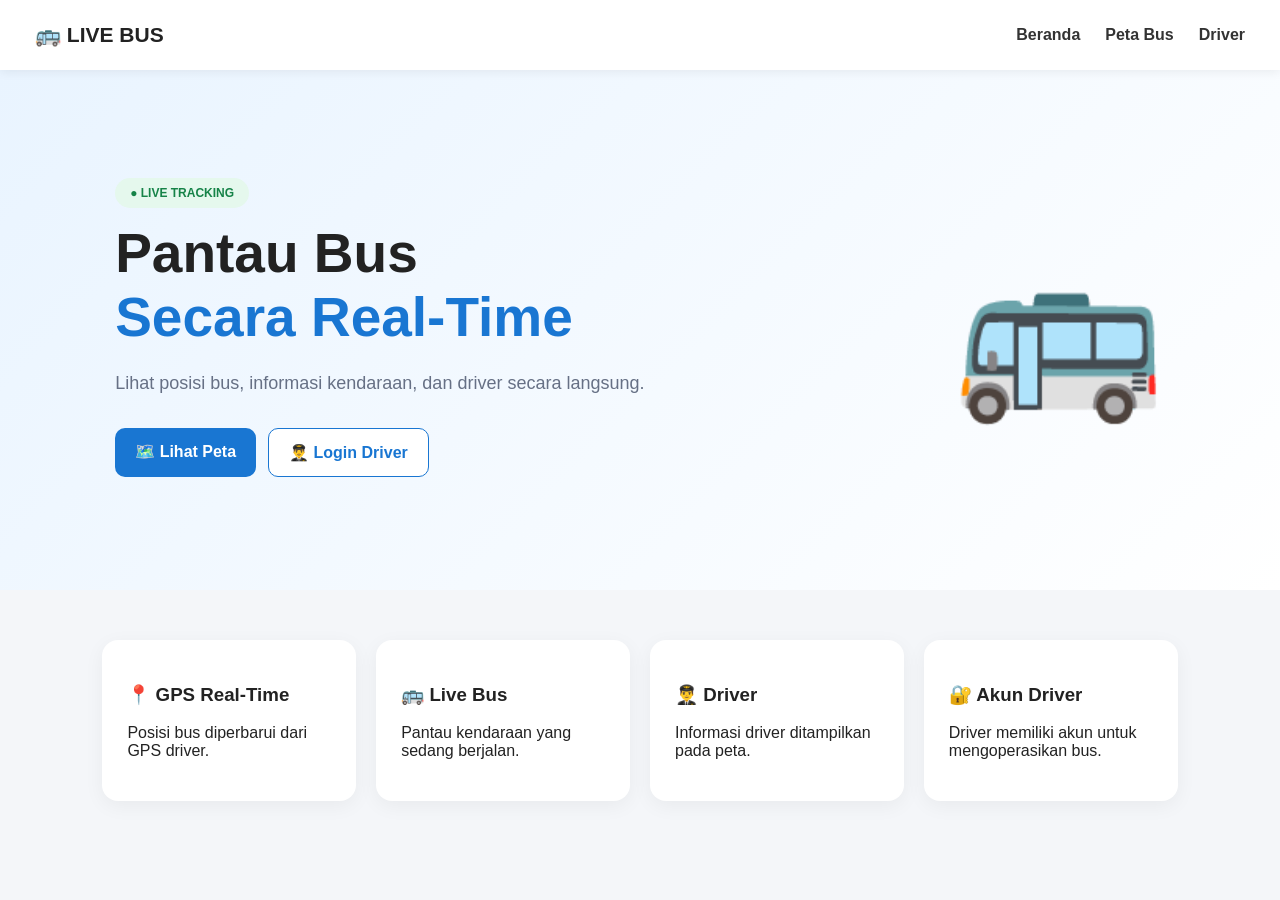
<file: index.html>
<!DOCTYPE html>
<html lang="id">

<head>

<meta charset="UTF-8">

<meta
name="viewport"
content="width=device-width, initial-scale=1.0">

<title>Live Bus</title>

<link
rel="stylesheet"
href="style.css">

</head>


<body>


<header>

<div class="logo">
🚌 LIVE BUS
</div>


<nav>

<a href="index.html">
Beranda
</a>

<a href="map.html">
Peta Bus
</a>

<a href="login.html">
Driver
</a>

</nav>

</header>


<section class="hero">


<div>

<span class="badge">
● LIVE TRACKING
</span>


<h1>
Pantau Bus
<br>
<span>Secara Real-Time</span>
</h1>


<p>
Lihat posisi bus, informasi kendaraan,
dan driver secara langsung.
</p>


<div class="buttons">

<a
href="map.html"
class="btn">

🗺️ Lihat Peta

</a>


<a
href="login.html"
class="btn outline">

👨‍✈️ Login Driver

</a>

</div>

</div>


<div class="hero-bus">
🚌
</div>


</section>


<section class="features">


<div class="card">

<h3>
📍 GPS Real-Time
</h3>

<p>
Posisi bus diperbarui
dari GPS driver.
</p>

</div>


<div class="card">

<h3>
🚌 Live Bus
</h3>

<p>
Pantau kendaraan
yang sedang berjalan.
</p>

</div>


<div class="card">

<h3>
👨‍✈️ Driver
</h3>

<p>
Informasi driver
ditampilkan pada peta.
</p>

</div>


<div class="card">

<h3>
🔐 Akun Driver
</h3>

<p>
Driver memiliki akun
untuk mengoperasikan bus.
</p>

</div>


</section>


</body>

</html>
</file>
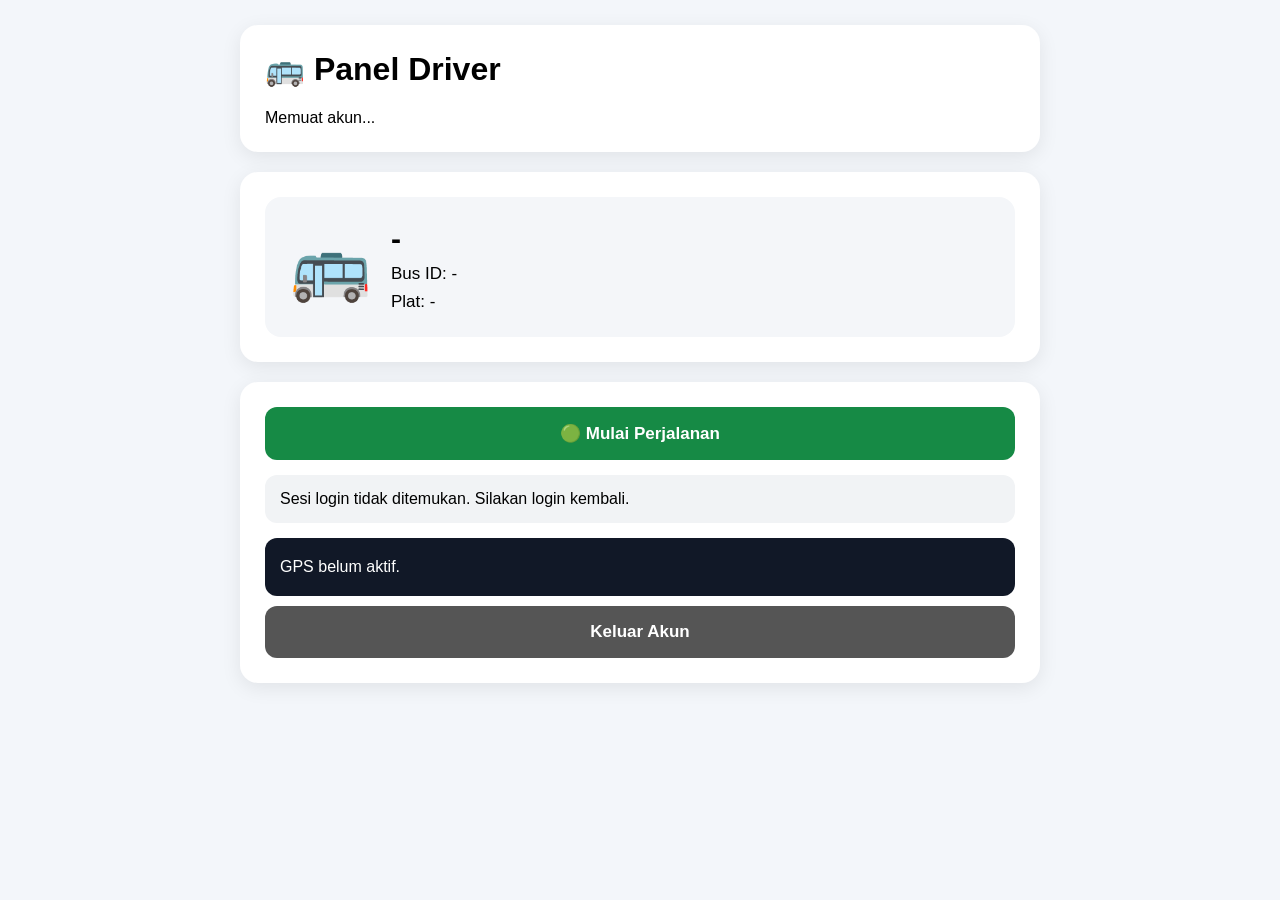
<file: driver.html>
<!DOCTYPE html>
<html lang="id">

<head>

<meta charset="UTF-8">

<meta
  name="viewport"
  content="width=device-width, initial-scale=1"
>

<title>Driver - Bus</title>

<style>

* {
  box-sizing: border-box;
}

body {
  margin: 0;
  font-family: Arial, sans-serif;
  background: #f3f6fa;
}

.container {
  max-width: 850px;
  margin: auto;
  padding: 25px;
}

.card {
  background: white;
  border-radius: 18px;
  padding: 25px;
  margin-bottom: 20px;
  box-shadow: 0 5px 20px rgba(0,0,0,.08);
}

h1 {
  margin-top: 0;
}

.bus {
  display: flex;
  align-items: center;
  gap: 20px;
  background: #f4f6f9;
  padding: 25px;
  border-radius: 16px;
}

.bus-icon {
  font-size: 65px;
}

.bus-name {
  font-size: 30px;
  font-weight: bold;
}

.info {
  margin-top: 8px;
  font-size: 17px;
}

button {
  border: 0;
  border-radius: 12px;
  padding: 16px;
  width: 100%;
  font-size: 17px;
  font-weight: bold;
  cursor: pointer;
}

.start {
  background: #168a45;
  color: white;
}

.stop {
  background: #df3028;
  color: white;
}

.logout {
  background: #555;
  color: white;
  margin-top: 10px;
}

.status {
  padding: 15px;
  border-radius: 12px;
  background: #f1f3f5;
  margin-top: 15px;
}

.gps {
  margin-top: 15px;
  padding: 15px;
  background: #111827;
  color: white;
  border-radius: 12px;
  line-height: 1.7;
}

.hidden {
  display: none;
}

</style>

</head>


<body>

<div class="container">

  <div class="card">

    <h1>
      🚌 Panel Driver
    </h1>

    <div id="driverInfo">
      Memuat akun...
    </div>

  </div>


  <div class="card">

    <div class="bus">

      <div class="bus-icon">
        🚌
      </div>

      <div>

        <div
          id="busName"
          class="bus-name"
        >
          -
        </div>

        <div
          id="busId"
          class="info"
        >
          Bus ID: -
        </div>

        <div
          id="plat"
          class="info"
        >
          Plat: -
        </div>

      </div>

    </div>

  </div>


  <div class="card">

    <button
      id="startButton"
      class="start"
      onclick="startTrip()"
    >
      🟢 Mulai Perjalanan
    </button>


    <button
      id="stopButton"
      class="stop hidden"
      onclick="stopTrip()"
    >
      ⛔ Hentikan Perjalanan
    </button>


    <div
      id="status"
      class="status"
    >
      Siap.
    </div>


    <div
      id="gps"
      class="gps"
    >
      GPS belum aktif.
    </div>


    <button
      class="logout"
      onclick="logout()"
    >
      Keluar Akun
    </button>

  </div>

</div>


<script>

const API_URL =
  "https://script.google.com/macros/s/AKfycbxnFmL5CFPRinOb5mn1obnvRnoW__hLhxRZHy9vB-xBHc339VWZnP6rAIqc6nRt-wr1/exec";


const SESSION_KEY =
  "bus_driver_session_v2";


let session = null;

let watchId = null;

let locationTimer = null;

let lastPosition = null;

let sending = false;


// =================================================
// JSONP
// =================================================

function api(
  action,
  params = {}
) {

  return new Promise(
    function(resolve, reject) {

      const callback =
        "cb_" +
        Date.now() +
        "_" +
        Math.floor(
          Math.random() * 100000
        );


      const script =
        document.createElement(
          "script"
        );


      let timeout =
        setTimeout(
          function() {

            cleanup();

            reject(
              new Error(
                "Server tidak merespons."
              )
            );

          },
          15000
        );


      window[callback] =
        function(data) {

          clearTimeout(
            timeout
          );

          cleanup();

          resolve(data);

        };


      function cleanup() {

        delete window[
          callback
        ];

        if (
          script.parentNode
        ) {

          script.parentNode
            .removeChild(
              script
            );

        }

      }


      script.onerror =
        function() {

          clearTimeout(
            timeout
          );

          cleanup();

          reject(
            new Error(
              "Gagal terhubung ke server."
            )
          );

        };


      let url =
        API_URL +
        "?action=" +
        encodeURIComponent(
          action
        );


      Object.keys(params)
        .forEach(
          function(key) {

            url +=
              "&" +
              encodeURIComponent(
                key
              ) +
              "=" +
              encodeURIComponent(
                params[key]
              );

          }
        );


      url +=
        "&callback=" +
        callback;


      script.src = url;


      document.body.appendChild(
        script
      );

    }
  );

}


// =================================================
// LOAD SESSION
// =================================================

function loadSession() {

  const saved =
    localStorage.getItem(
      SESSION_KEY
    );


  if (!saved) {

    document.getElementById(
      "status"
    ).innerText =
      "Sesi login tidak ditemukan. Silakan login kembali.";

    setTimeout(
      function() {

        window.location.href =
          "login.html";

      },
      1200
    );

    return false;

  }


  try {

    session =
      JSON.parse(
        saved
      );


    if (
      !session.token ||
      !session.driver
    ) {

      throw new Error();

    }


    showDriver();

    return true;

  } catch (e) {

    localStorage.removeItem(
      SESSION_KEY
    );

    window.location.href =
      "login.html";

    return false;

  }

}


// =================================================
// SHOW DRIVER
// =================================================

function showDriver() {

  const d =
    session.driver;

  const b =
    session.bus;


  document.getElementById(
    "driverInfo"
  ).innerHTML =

    "👤 <b>" +
    escapeHTML(
      d.nama
    ) +
    "</b><br>" +

    "ID Driver: " +
    escapeHTML(
      d.driver_id
    );


  document.getElementById(
    "busName"
  ).innerText =
    b.no_bus;


  document.getElementById(
    "busId"
  ).innerText =
    "Bus ID: " +
    b.bus_id;


  document.getElementById(
    "plat"
  ).innerText =
    "Plat: " +
    b.plat;

}


// =================================================
// START
// =================================================

async function startTrip() {

  if (!session) {
    return;
  }


  if (
    !navigator.geolocation
  ) {

    alert(
      "Browser tidak mendukung GPS."
    );

    return;

  }


  document.getElementById(
    "status"
  ).innerText =
    "Meminta izin lokasi GPS...";


  navigator.geolocation.getCurrentPosition(

    async function(position) {

      lastPosition =
        position;


      updateGPSDisplay(
        position
      );


      const result =
        await sendLocation(
          "BERJALAN"
        );


      if (!result) {
        return;
      }


      document.getElementById(
        "startButton"
      ).classList.add(
        "hidden"
      );


      document.getElementById(
        "stopButton"
      ).classList.remove(
        "hidden"
      );


      document.getElementById(
        "status"
      ).innerText =
        "🟢 Sedang berjalan. Lokasi dikirim otomatis.";


      watchId =
        navigator.geolocation.watchPosition(

          function(pos) {

            lastPosition =
              pos;

            updateGPSDisplay(
              pos
            );

          },

          function(error) {

            console.error(
              error
            );

            document.getElementById(
              "status"
            ).innerText =
              "⚠️ GPS bermasalah. Periksa izin lokasi.";

          },

          {
            enableHighAccuracy:
              true,

            maximumAge:
              3000,

            timeout:
              10000

          }

        );


      /*
       * Kirim lokasi setiap 5 detik.
       */

      locationTimer =
        setInterval(
          function() {

            if (
              lastPosition &&
              !sending
            ) {

              sendLocation(
                "BERJALAN"
              );

            }

          },
          5000
        );

    },

    function(error) {

      document.getElementById(
        "status"
      ).innerText =
        "❌ Izin GPS ditolak atau lokasi tidak tersedia.";

    },

    {
      enableHighAccuracy:
        true,

      timeout:
        15000,

      maximumAge:
        0

    }

  );

}


// =================================================
// SEND LOCATION
// =================================================

async function sendLocation(
  status
) {

  if (
    !lastPosition ||
    sending
  ) {

    return false;

  }


  sending = true;


  try {

    const result =
      await api(
        "updateLocation",
        {

          token:
            session.token,

          lat:
            lastPosition.coords.latitude,

          lng:
            lastPosition.coords.longitude,

          status:
            status

        }
      );


    if (
      result.code ===
      "INVALID_SESSION"
    ) {

      localStorage.removeItem(
        SESSION_KEY
      );

      alert(
        "Sesi login sudah berakhir. Silakan login kembali."
      );

      window.location.href =
        "login.html";

      return false;

    }


    if (
      !result.success
    ) {

      document.getElementById(
        "status"
      ).innerText =
        "⚠️ " +
        result.message;

      return false;

    }


    document.getElementById(
      "status"
    ).innerText =
      "🟢 Sedang berjalan • lokasi terakhir berhasil dikirim";


    return true;

  } catch (error) {

    document.getElementById(
      "status"
    ).innerText =
      "⚠️ Koneksi server bermasalah. Mencoba lagi...";

    return false;

  } finally {

    sending = false;

  }

}


// =================================================
// STOP
// =================================================

async function stopTrip() {

  if (
    locationTimer
  ) {

    clearInterval(
      locationTimer
    );

    locationTimer =
      null;

  }


  if (
    watchId !== null
  ) {

    navigator.geolocation
      .clearWatch(
        watchId
      );

    watchId = null;

  }


  try {

    const result =
      await api(
        "endTrip",
        {

          token:
            session.token

        }
      );


    if (
      result.code ===
      "INVALID_SESSION"
    ) {

      localStorage.removeItem(
        SESSION_KEY
      );

      window.location.href =
        "login.html";

      return;

    }


    document.getElementById(
      "startButton"
    ).classList.remove(
      "hidden"
    );


    document.getElementById(
      "stopButton"
    ).classList.add(
      "hidden"
    );


    document.getElementById(
      "status"
    ).innerText =
      "⚪ Perjalanan dihentikan.";


  } catch (error) {

    document.getElementById(
      "status"
    ).innerText =
      "Perjalanan dihentikan di perangkat.";

  }

}


// =================================================
// LOGOUT
// =================================================

async function logout() {

  if (
    locationTimer
  ) {

    clearInterval(
      locationTimer
    );

  }


  if (
    watchId !== null
  ) {

    navigator.geolocation
      .clearWatch(
        watchId
      );

  }


  try {

    await api(
      "logout",
      {
        token:
          session.token
      }
    );

  } catch (e) {}


  localStorage.removeItem(
    SESSION_KEY
  );


  window.location.href =
    "login.html";

}


// =================================================
// GPS DISPLAY
// =================================================

function updateGPSDisplay(
  position
) {

  const lat =
    position.coords.latitude;

  const lng =
    position.coords.longitude;


  document.getElementById(
    "gps"
  ).innerHTML =

    "Latitude: <b>" +
    lat.toFixed(6) +
    "</b><br>" +

    "Longitude: <b>" +
    lng.toFixed(6) +
    "</b><br>" +

    "Akurasi: <b>" +
    Math.round(
      position.coords.accuracy
    ) +
    " meter</b>";

}


// =================================================
// ESCAPE
// =================================================

function escapeHTML(
  value
) {

  return String(
    value ?? ""
  )
  .replace(
    /&/g,
    "&amp;"
  )
  .replace(
    /</g,
    "&lt;"
  )
  .replace(
    />/g,
    "&gt;"
  )
  .replace(
    /"/g,
    "&quot;"
  )
  .replace(
    /'/g,
    "&#039;"
  );

}


// =================================================
// START PAGE
// =================================================

loadSession();

</script>

</body>
</html>
</file>
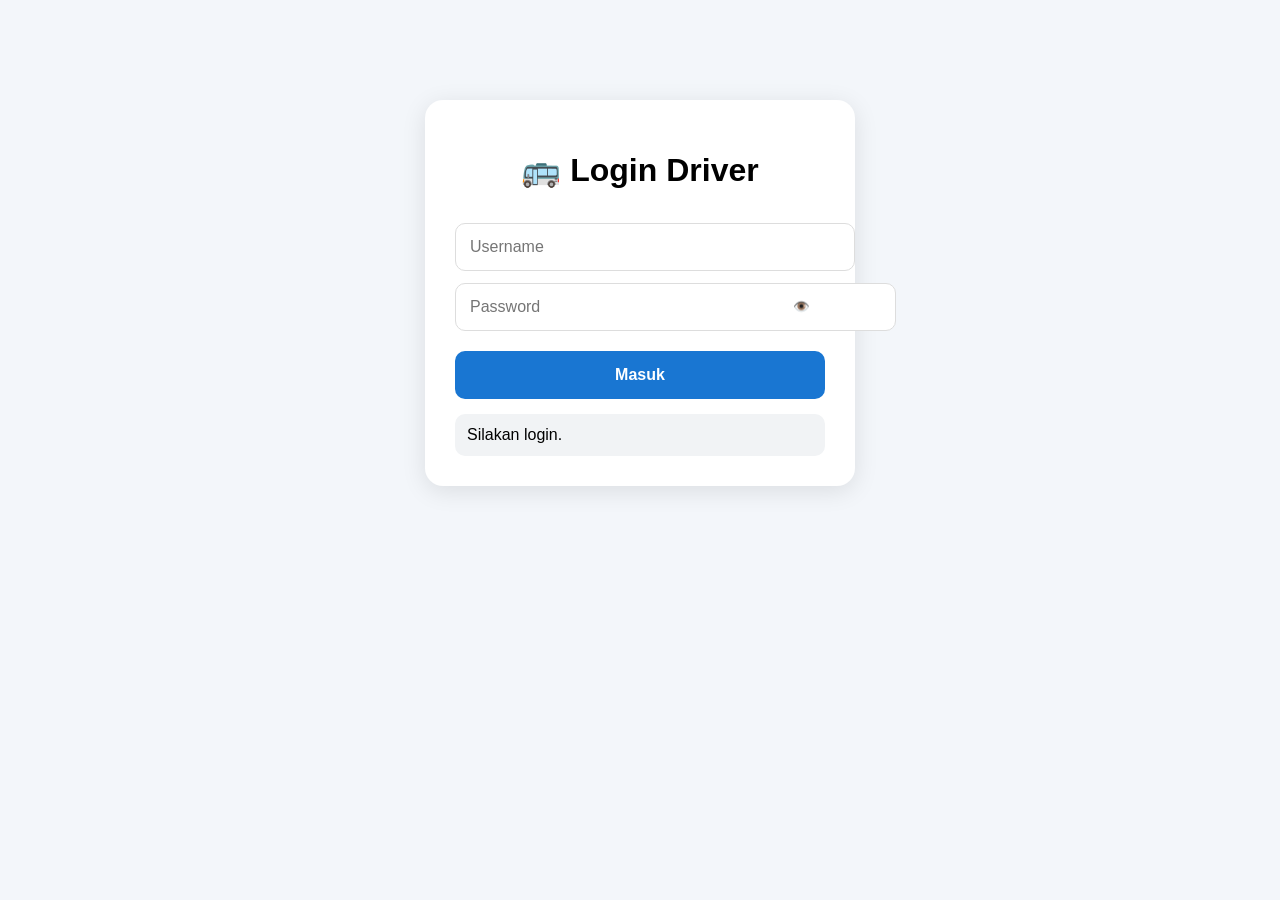
<file: login.html>
<!DOCTYPE html>
<html lang="id">

<head>

<meta charset="UTF-8">

<meta
  name="viewport"
  content="width=device-width, initial-scale=1"
>

<title>Login Driver</title>

<style>

body {
  margin: 0;
  font-family: Arial, sans-serif;
  background: #f3f6fa;
}

.container {
  max-width: 430px;
  margin: 80px auto;
  padding: 20px;
}

.card {
  background: white;
  padding: 30px;
  border-radius: 18px;
  box-shadow: 0 5px 25px rgba(0,0,0,.1);
}

h1 {
  text-align: center;
}

input {
  width: 100%;
  padding: 14px;
  margin-top: 12px;
  border: 1px solid #ddd;
  border-radius: 10px;
  font-size: 16px;
}

.password-box {
  position: relative;
}

.password-box input {
  padding-right: 55px;
}

.show {
  position: absolute;
  right: 10px;
  top: 23px;
  border: none;
  background: none;
  cursor: pointer;
  width: auto;
  padding: 5px;
}

button.login {
  width: 100%;
  margin-top: 20px;
  padding: 15px;
  border: none;
  border-radius: 10px;
  background: #1976d2;
  color: white;
  font-size: 16px;
  font-weight: bold;
  cursor: pointer;
}

#status {
  margin-top: 15px;
  padding: 12px;
  border-radius: 10px;
  background: #f1f3f5;
}

</style>

</head>

<body>

<div class="container">

<div class="card">

<h1>
🚌 Login Driver
</h1>

<input
  id="username"
  type="text"
  placeholder="Username"
>

<div class="password-box">

<input
  id="password"
  type="password"
  placeholder="Password"
>

<button
  class="show"
  onclick="togglePassword()"
>
👁️
</button>

</div>

<button
  class="login"
  onclick="login()"
>
Masuk
</button>

<div id="status">
  Silakan login.
</div>

</div>

</div>


<script>

const API_URL =
  "https://script.google.com/macros/s/AKfycbxnFmL5CFPRinOb5mn1obnvRnoW__hLhxRZHy9vB-xBHc339VWZnP6rAIqc6nRt-wr1/exec";


const SESSION_KEY =
  "bus_driver_session_v2";


function api(
  action,
  params = {}
) {

  return new Promise(
    function(resolve, reject) {

      const callback =
        "cb_" +
        Date.now();


      const script =
        document.createElement(
          "script"
        );


      let timer =
        setTimeout(
          function() {

            cleanup();

            reject(
              new Error(
                "Server timeout."
              )
            );

          },
          15000
        );


      window[callback] =
        function(data) {

          clearTimeout(
            timer
          );

          cleanup();

          resolve(data);

        };


      function cleanup() {

        delete window[
          callback
        ];

        if (
          script.parentNode
        ) {

          script.parentNode
            .removeChild(
              script
            );

        }

      }


      script.onerror =
        function() {

          clearTimeout(
            timer
          );

          cleanup();

          reject(
            new Error(
              "Gagal terhubung ke server."
            )
          );

        };


      let url =
        API_URL +
        "?action=" +
        action;


      Object.keys(params)
        .forEach(
          function(key) {

            url +=
              "&" +
              encodeURIComponent(
                key
              ) +
              "=" +
              encodeURIComponent(
                params[key]
              );

          }
        );


      url +=
        "&callback=" +
        callback;


      script.src = url;


      document.body.appendChild(
        script
      );

    }
  );

}


function togglePassword() {

  const input =
    document.getElementById(
      "password"
    );


  input.type =
    input.type === "password"
      ? "text"
      : "password";

}


async function login() {

  const username =
    document
      .getElementById(
        "username"
      )
      .value
      .trim();


  const password =
    document
      .getElementById(
        "password"
      )
      .value;


  const status =
    document.getElementById(
      "status"
    );


  if (
    !username ||
    !password
  ) {

    status.innerText =
      "Username dan password wajib diisi.";

    return;

  }


  status.innerText =
    "Memeriksa akun...";


  try {

    const result =
      await api(
        "login",
        {
          username:
            username,

          password:
            password
        }
      );


    if (
      !result.success
    ) {

      status.innerText =
        "❌ " +
        result.message;

      return;

    }


    /*
     * SIMPAN TOKEN + DATA AKUN
     */

    localStorage.setItem(
      SESSION_KEY,
      JSON.stringify({

        token:
          result.token,

        driver:
          result.driver,

        bus:
          result.bus

      })
    );


    status.innerText =
      "✅ Login berhasil.";


    window.location.href =
      "driver.html";


  } catch (error) {

    status.innerText =
      "❌ " +
      error.message;

  }

}

</script>

</body>

</html>
</file>
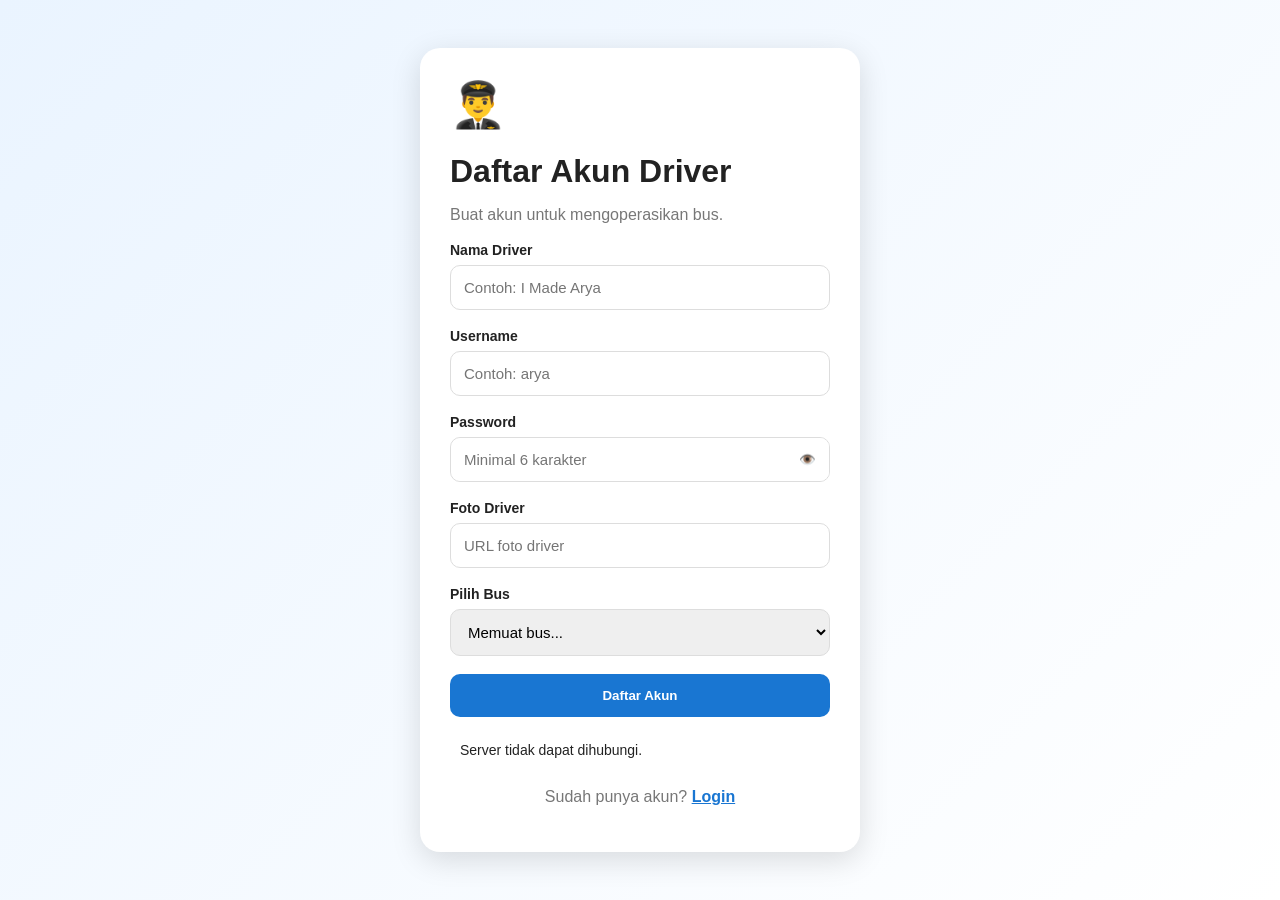
<file: register.html>
<!DOCTYPE html>
<html lang="id">

<head>

<meta charset="UTF-8">

<meta
name="viewport"
content="width=device-width, initial-scale=1.0">

<title>Daftar Driver</title>

<link
rel="stylesheet"
href="style.css">

</head>


<body class="auth-page">


<div class="auth-box">


<div class="auth-icon">
👨‍✈️
</div>


<h1>
Daftar Akun Driver
</h1>


<p>
Buat akun untuk mengoperasikan bus.
</p>


<label>
Nama Driver
</label>

<input
id="nama"
placeholder="Contoh: I Made Arya"
>


<label>
Username
</label>

<input
id="username"
placeholder="Contoh: arya"
>


<label>
Password
</label>


<div class="password-box">

<input
id="password"
type="password"
placeholder="Minimal 6 karakter"
>


<button
type="button"
onclick="togglePassword()">

👁️

</button>

</div>


<label>
Foto Driver
</label>

<input
id="foto"
placeholder="URL foto driver"
>


<label>
Pilih Bus
</label>


<select
id="bus">

<option>
Memuat bus...
</option>

</select>


<button
class="btn full"
onclick="register()">

Daftar Akun

</button>


<div
id="result"
class="result">
</div>


<p class="switch">

Sudah punya akun?

<a href="login.html">
Login
</a>

</p>


</div>


<script>


const API_URL =
'https://script.google.com/macros/s/AKfycbxnFmL5CFPRinOb5mn1obnvRnoW__hLhxRZHy9vB-xBHc339VWZnP6rAIqc6nRt-wr1/exec';


function api(
action,
params,
callback
) {

const name =
'cb_' +
Date.now();


window[name] =
callback;


const script =
document.createElement(
'script'
);


script.src =
API_URL +
'?action=' +
action +
params +
'&callback=' +
name;


script.onerror =
function() {

document.getElementById(
'result'
).innerText =
'Server tidak dapat dihubungi.';

};


document.body.appendChild(
script
);

}


function loadBuses() {

api(
'getBuses',
'',
function(data) {

const select =
document.getElementById(
'bus'
);


select.innerHTML =
'<option value="">Pilih bus</option>';


if (
!data.success
) {

select.innerHTML =
'<option>Gagal mengambil bus</option>';

return;

}


data.buses.forEach(
function(bus) {

const option =
document.createElement(
'option'
);


option.value =
bus.bus_id;


option.textContent =
bus.no_bus +
' - ' +
bus.plat;


select.appendChild(
option
);

});

});

}


function togglePassword() {

const input =
document.getElementById(
'password'
);


input.type =
input.type ===
'password'
?
'text'
:
'password';

}


function register() {

const nama =
document.getElementById(
'nama'
).value.trim();


const username =
document.getElementById(
'username'
).value.trim();


const password =
document.getElementById(
'password'
).value;


const foto =
document.getElementById(
'foto'
).value.trim();


const busId =
document.getElementById(
'bus'
).value;


const result =
document.getElementById(
'result'
);


if (
!nama ||
!username ||
!password ||
!busId
) {

result.innerText =
'Lengkapi semua data wajib.';

return;

}


result.innerText =
'Mendaftarkan akun...';


const params =

'&nama=' +
encodeURIComponent(
nama
) +

'&username=' +
encodeURIComponent(
username
) +

'&password=' +
encodeURIComponent(
password
) +

'&foto=' +
encodeURIComponent(
foto
) +

'&bus_id=' +
encodeURIComponent(
busId
);


api(
'register',
params,
function(data) {

if (
data.success
) {

result.innerHTML =

'✅ Akun berhasil dibuat.<br>' +

'ID Driver: ' +
data.driver_id +
'<br>' +

'Bus: ' +
data.bus.bus_id;


setTimeout(
function() {

window.location =
'login.html';

},
2000
);


} else {

result.innerText =
'❌ ' +
data.message;

}

});

}


loadBuses();

</script>

</body>

</html>
</file>
<file: style.css>
* {
box-sizing:border-box;
}

body {
margin:0;
font-family:Arial,sans-serif;
background:#f4f6f9;
color:#222;
}

header {
height:70px;
background:white;
display:flex;
align-items:center;
justify-content:space-between;
padding:0 35px;
box-shadow:0 2px 10px #0001;
position:relative;
z-index:1000;
}

.logo {
font-size:21px;
font-weight:bold;
}

nav {
display:flex;
gap:25px;
}

nav a {
text-decoration:none;
color:#333;
font-weight:bold;
}

.hero {
min-height:520px;
padding:70px 9%;
display:flex;
align-items:center;
justify-content:space-between;
background:linear-gradient(
135deg,
#e9f4ff,
white
);
}

.hero h1 {
font-size:55px;
margin:20px 0;
}

.hero h1 span {
color:#1976d2;
}

.hero p {
font-size:18px;
color:#667085;
max-width:600px;
line-height:1.6;
}

.hero-bus {
font-size:170px;
}

.badge {
background:#e5f8ed;
color:#168348;
padding:8px 15px;
border-radius:20px;
font-size:12px;
font-weight:bold;
}

.buttons {
display:flex;
gap:12px;
margin-top:30px;
}

.btn {
display:inline-block;
border:none;
background:#1976d2;
color:white;
padding:14px 20px;
border-radius:10px;
font-weight:bold;
cursor:pointer;
text-decoration:none;
}

.btn.outline {
background:white;
color:#1976d2;
border:1px solid #1976d2;
}

.full {
width:100%;
margin-top:18px;
}

.features {
padding:50px 8%;
display:grid;
grid-template-columns:
repeat(4,1fr);
gap:20px;
}

.card {
background:white;
padding:25px;
border-radius:16px;
box-shadow:0 5px 20px #0000000d;
}

.auth-page {
min-height:100vh;
display:flex;
align-items:center;
justify-content:center;
padding:20px;
background:linear-gradient(
135deg,
#eaf4ff,
white
);
}

.auth-box {
width:100%;
max-width:440px;
background:white;
padding:30px;
border-radius:20px;
box-shadow:0 8px 30px #0002;
}

.auth-icon {
font-size:45px;
}

.auth-box h1 {
margin-bottom:5px;
}

.auth-box p {
color:#777;
}

.auth-box label {
display:block;
margin-top:18px;
margin-bottom:7px;
font-weight:bold;
font-size:14px;
}

.auth-box input,
.auth-box select {
width:100%;
padding:13px;
border:1px solid #ddd;
border-radius:10px;
font-size:15px;
}

.password-box {
display:flex;
border:1px solid #ddd;
border-radius:10px;
overflow:hidden;
}

.password-box input {
border:none;
outline:none;
}

.password-box button {
border:none;
background:white;
cursor:pointer;
padding:0 13px;
}

.result {
margin-top:15px;
padding:10px;
font-size:14px;
}

.switch {
text-align:center;
margin-top:20px;
}

.switch a {
color:#1976d2;
font-weight:bold;
}

.driver-page {
min-height:100vh;
padding:30px;
background:#f4f7fb;
}

.driver-dashboard {
max-width:700px;
margin:auto;
}

.driver-top {
display:flex;
justify-content:space-between;
align-items:center;
margin-bottom:25px;
}

.logout {
border:none;
background:#e53935;
color:white;
padding:10px 15px;
border-radius:8px;
cursor:pointer;
}

.profile-card {
background:white;
padding:20px;
border-radius:15px;
display:flex;
align-items:center;
gap:20px;
box-shadow:0 5px 20px #0001;
}

.driver-photo-large {
width:80px;
height:80px;
border-radius:50%;
object-fit:cover;
}

.bus-dashboard {
margin-top:20px;
background:white;
padding:25px;
border-radius:15px;
box-shadow:0 5px 20px #0001;
}

.assigned-bus {
display:flex;
align-items:center;
gap:20px;
background:#f5f7fa;
padding:20px;
border-radius:12px;
}

.bus-big {
font-size:55px;
}

.stop {
border:none;
background:#d93025;
color:white;
padding:14px;
border-radius:10px;
font-weight:bold;
cursor:pointer;
}

.gps-status {
margin-top:20px;
padding:14px;
background:#f4f6f8;
border-radius:10px;
}

.coordinates-box {
margin-top:10px;
padding:14px;
background:#111827;
color:white;
border-radius:10px;
line-height:1.8;
font-size:13px;
}

#map {
position:fixed;
inset:0;
}

.map-panel {
position:fixed;
z-index:1000;
top:20px;
left:20px;
width:360px;
max-height:calc(100vh - 40px);
overflow:auto;
background:white;
padding:20px;
border-radius:18px;
box-shadow:0 8px 30px #0003;
}

.bus-card {
display:flex;
align-items:center;
gap:12px;
padding:13px 0;
border-bottom:1px solid #eee;
cursor:pointer;
}

.driver-photo {
width:55px;
height:55px;
border-radius:50%;
object-fit:cover;
}

.online {
color:#16a34a;
font-size:12px;
}

.offline {
color:#999;
font-size:12px;
}

.bus-marker {
font-size:35px;
text-align:center;
}

.popup {
text-align:center;
min-width:170px;
}

.popup-photo {
width:70px;
height:70px;
border-radius:50%;
object-fit:cover;
}

@media(max-width:800px) {

.hero {
padding:50px 25px;
}

.hero h1 {
font-size:38px;
}

.hero-bus {
display:none;
}

.features {
grid-template-columns:1fr;
}

.map-panel {
top:10px;
left:10px;
right:10px;
width:auto;
max-height:45vh;
}

}
</file>
